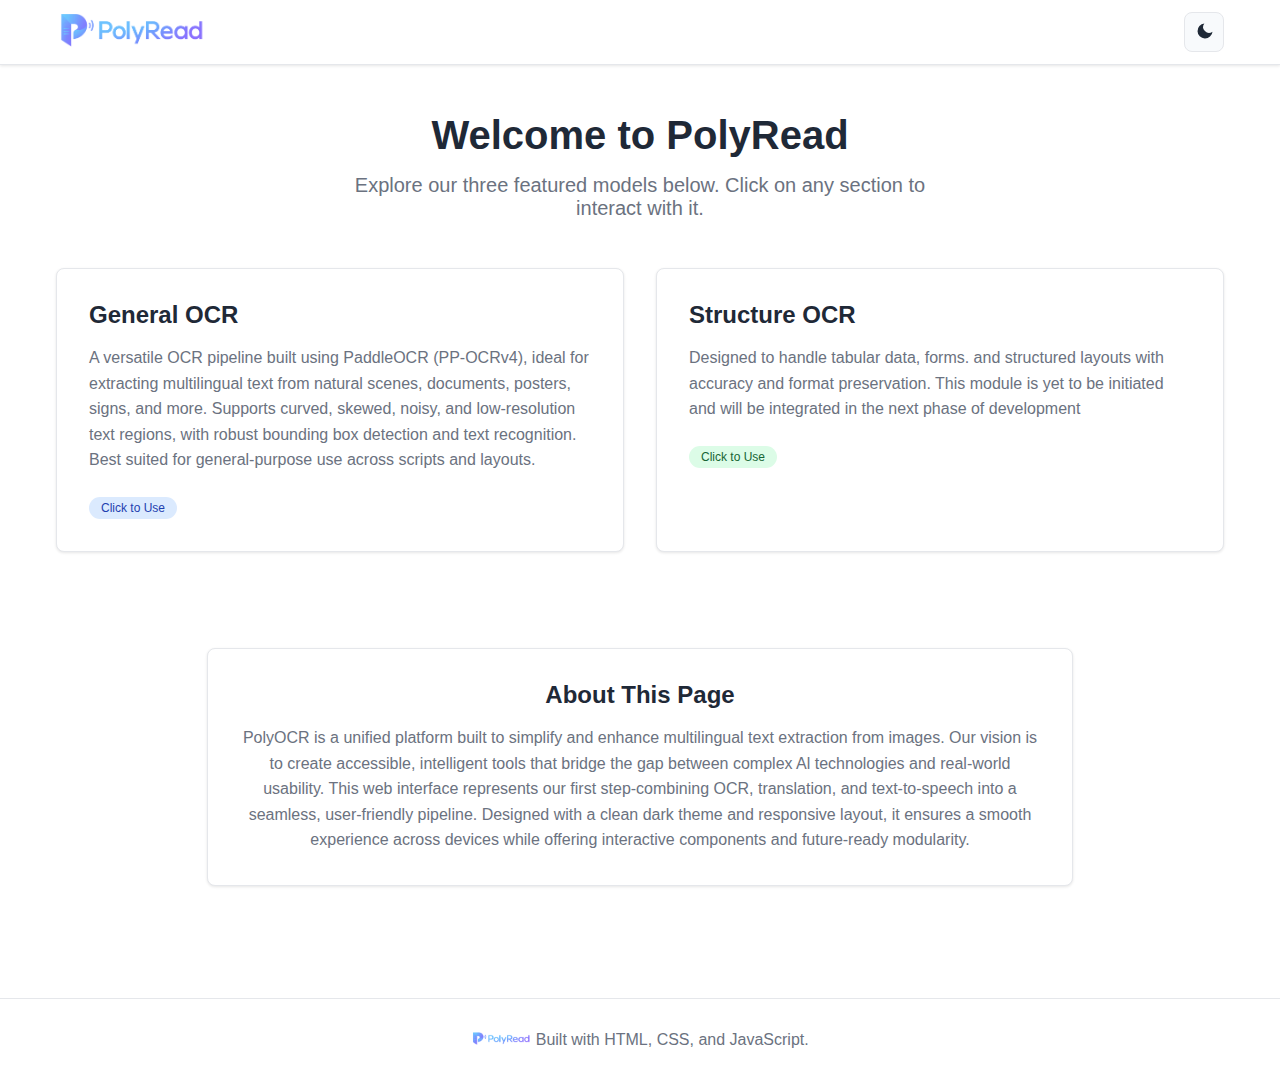
<file: Index.html>
<!DOCTYPE html>
<html lang="en">

<head>
    <meta charset="UTF-8">
    <meta name="viewport" content="width=device-width, initial-scale=1.0">
    <title>PolyRead</title>
    <!-- Favicon standard sizes -->
    <link rel="icon" type="image/png" sizes="32x32" href="/images/favicon-32x32.png">
    <link rel="icon" type="image/png" sizes="16x16" href="/images/favicon-16x16.png">
    <link rel="shortcut icon" href="/images/favicon.ico"><!-- old IE -->

    <!-- Optional: iOS / Android -->
    <link rel="apple-touch-icon" sizes="180x180" href="/images/apple-touch-icon.png">

    <!-- Custom CSS -->
    <link rel="stylesheet" href="app.css">

</head>

<body>
    <nav class="navbar">
        <div class="nav-container">
            <a href="index.html" class="logo"><img src="/images/polyread_brandname.png" alt=""
                    width="150px"></a>

            <div>
                <button class="theme-toggle" onclick="toggleTheme()" aria-label="Toggle theme">
                    <svg class="theme-icon" id="themeIcon" viewBox="0 0 24 24">
                        <path
                            d="M12 3v1m0 16v1m9-9h-1M4 12H3m15.364 6.364l-.707-.707M6.343 6.343l-.707-.707m12.728 0l-.707.707M6.343 17.657l-.707.707M16 12a4 4 0 11-8 0 4 4 0 018 0z" />
                    </svg>
                </button>
            </div>
        </div>
    </nav>
    <!-- Main Content -->
    <main id="root" class="main-content">
        <!-- Hero Section -->
        <div class="hero">
            <h1>Welcome to PolyRead</h1>
            <p>Explore our three featured models below. Click on any section to interact with it.</p>
        </div>

        <!-- Three Clickable Divs -->
        <div id="tileGrid" class="grid">
            <!-- First Clickable Div -->
            <article class="clickable-section" data-target="http://localhost:8001/">
                <h3 class="section-title">General OCR</h3>
                <p class="section-text">
                    A versatile OCR pipeline built using PaddleOCR (PP-OCRv4), ideal for extracting multilingual text
                    from natural scenes, documents, posters, signs, and more. Supports curved, skewed, noisy, and
                    low-resolution text regions, with robust bounding box detection and text recognition. Best suited
                    for general-purpose use across scripts and layouts.
                </p>
                <span class="section-badge badge-blue">Click to Use</span>
            </article>

            <!-- Second Clickable Div -->
            <article class="clickable-section" data-target="http://localhost:8002/">
                <h3 class="section-title">Structure OCR</h3>
                <p class="section-text">
                    Designed to handle tabular data, forms. and structured layouts with accuracy and format
                    preservation. This module is yet to be initiated and will be integrated in the next phase of
                    development
                </p>
                <span class="section-badge badge-green">Click to Use</span>
            </article>
        </div>

        <!-- About Section -->
        <div class="about-section">
            <div class="about-content">
                <h3>About This Page</h3>
                <p>
                    PolyOCR is a unified platform built to simplify and enhance multilingual text extraction from
                    images. Our vision is to create accessible, intelligent tools that bridge the gap between complex Al
                    technologies and real-world usability. This web interface represents our first step-combining OCR,
                    translation, and text-to-speech into a seamless, user-friendly pipeline. Designed with a clean dark
                    theme and responsive layout, it ensures a smooth experience across devices while offering
                    interactive components and future-ready modularity.
                </p>
            </div>
        </div>

    </main>

    <!-- Footer -->
    <footer class="footer">
        <p><img src="/images/polyread_brandname.png" alt="" width="60px"> Built with HTML, CSS, and JavaScript.
        </p>
    </footer>

    <script src="app.js"></script>
</body>

</html>
</file>
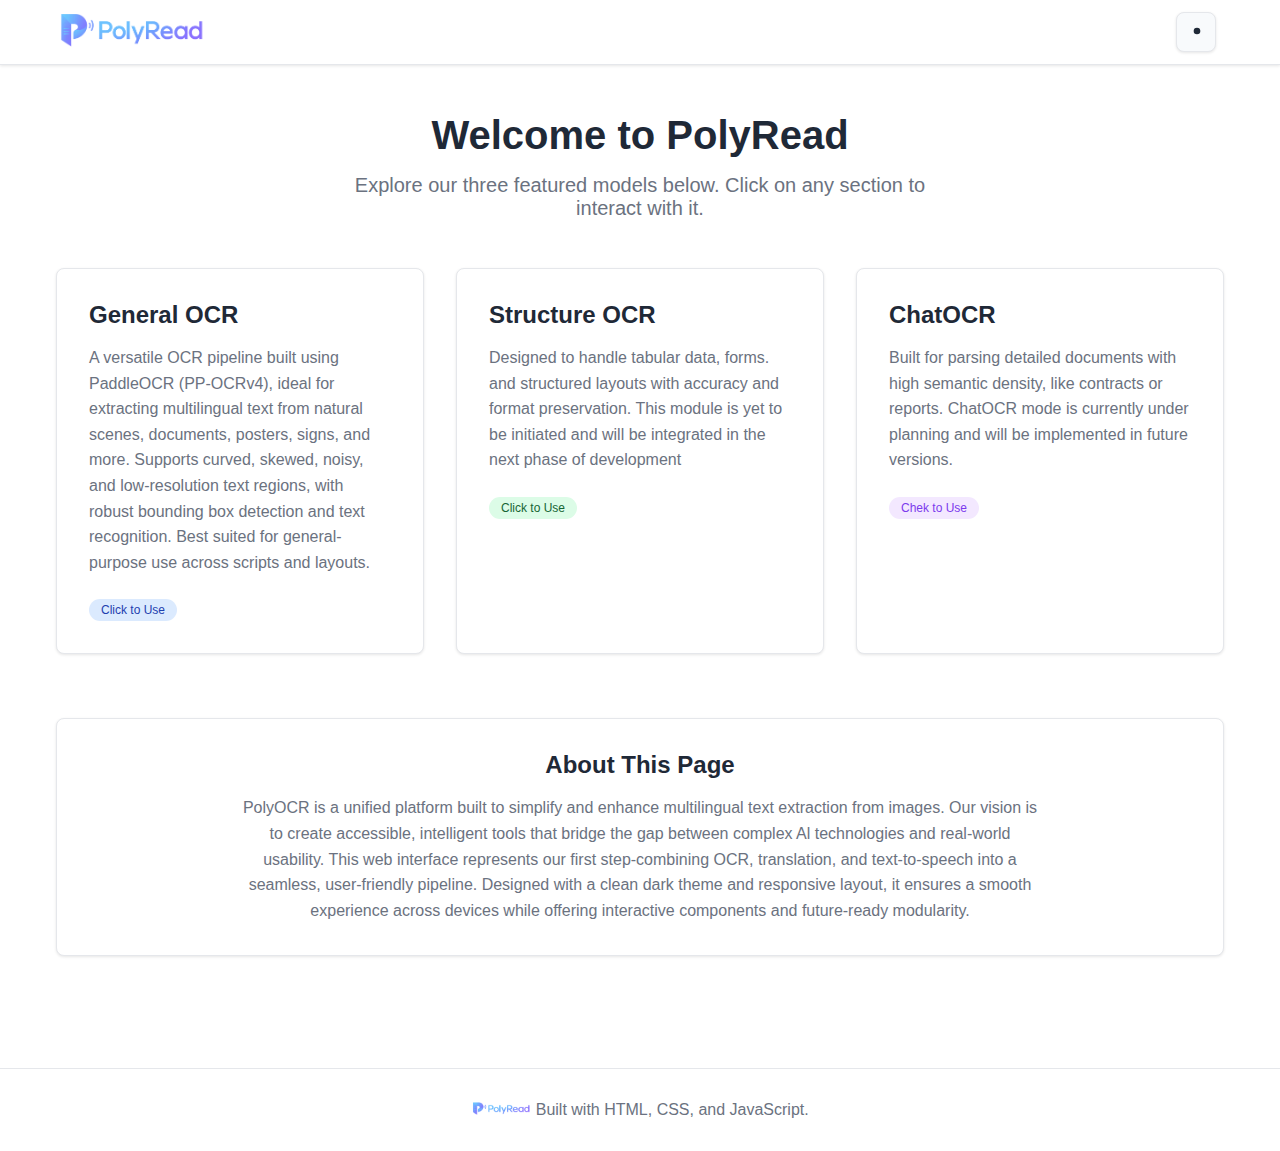
<file: structure/Index.html>
<!DOCTYPE html>
<html lang="en">

<head>
    <meta charset="UTF-8">
    <meta name="viewport" content="width=device-width, initial-scale=1.0">
    <title>PolyRead</title>
    <!-- Favicon standard sizes -->
    <link rel="icon" type="image/png" sizes="32x32" href="/images/favicon-32x32.png">
    <link rel="icon" type="image/png" sizes="16x16" href="/images/favicon-16x16.png">
    <link rel="shortcut icon" href="/images/favicon.ico"><!-- old IE -->

    <!-- Optional: iOS / Android -->
    <link rel="apple-touch-icon" sizes="180x180" href="/images/apple-touch-icon.png">

    <!-- Custom CSS -->
    <link rel="stylesheet" href="app.css">

</head>

<body>
    <nav class="navbar">
        <div class="nav-container">
            <a href="index.html" class="logo"><img src="/images/polyread_brandname.png" alt=""
                    width="150px"></a>

            <div>
                <button class="theme-toggle" onclick="toggleTheme()" aria-label="Toggle theme">
                    <svg class="theme-icon" id="themeIcon" viewBox="0 0 24 24">
                        <path
                            d="M12 3v1m0 16v1m9-9h-1M4 12H3m15.364 6.364l-.707-.707M6.343 6.343l-.707-.707m12.728 0l-.707.707M6.343 17.657l-.707.707M16 12a4 4 0 11-8 0 4 4 0 018 0z" />
                    </svg>
                </button>
            </div>
        </div>
    </nav>
    <!-- Main Content -->
    <main id="root" class="main-content">
        <!-- Hero Section -->
        <div class="hero">
            <h1>Welcome to PolyRead</h1>
            <p>Explore our three featured models below. Click on any section to interact with it.</p>
        </div>

        <!-- Three Clickable Divs -->
        <div id="tileGrid" class="grid">
            <!-- First Clickable Div -->
            <article class="clickable-section" data-view="model1">
                <h3 class="section-title">General OCR</h3>
                <p class="section-text">
                    A versatile OCR pipeline built using PaddleOCR (PP-OCRv4), ideal for extracting multilingual text
                    from natural scenes, documents, posters, signs, and more. Supports curved, skewed, noisy, and
                    low-resolution text regions, with robust bounding box detection and text recognition. Best suited
                    for general-purpose use across scripts and layouts.
                </p>
                <span class="section-badge badge-blue">Click to Use</span>
            </article>

            <!-- Second Clickable Div -->
            <article class="clickable-section" data-view="model2">
                <h3 class="section-title">Structure OCR</h3>
                <p class="section-text">
                    Designed to handle tabular data, forms. and structured layouts with accuracy and format
                    preservation. This module is yet to be initiated and will be integrated in the next phase of
                    development
                </p>
                <span class="section-badge badge-green">Click to Use</span>
            </article>

            <!-- Third Clickable Div -->
            <article class="clickable-section" data-view="model3">
                <h3 class="section-title">ChatOCR</h3>
                <p class="section-text">
                    Built for parsing detailed documents with high semantic density, like contracts or reports. ChatOCR
                    mode is currently under planning and will be implemented in future versions.
                </p>
                <span class="section-badge badge-purple">Chek to Use</span>
            </article>
        </div>

        <div id="langSelectContainer" class="lang-select hidden">
            <label for="langSelect">🌐 Select Language (optional):</label>
            <select id="langSelect">
                <option value="">Auto Detect</option>
                <option value="en">English</option>
                <option value="ch">Chinese</option>
                <option value="japan">Japanese</option>
                <option value="hi">Hindi</option>
            </select>
        </div>



        <!-- 1. Drop zone (hidden by default) -->
        <div id="dropZone" class="drop-zone hidden">
            <p>Drag & Drop an image here</p>
            <input type="file" id="fileInput" accept="image/*" class="hidden" />
            <button id="chooseFileBtn" class="btn-upload">
                <i class="fas fa-upload"></i>
                <span>Select a file</span>
                <!-- PREVIEW + SUBMIT -->
                <img id="imgPreview" class="hidden preview-img" alt="Image preview" />
                <button id="uploadBtn" class="hidden">Submit</button </button>
        </div>

        <!-- 2. Result container (hidden by default) -->
        <div id="resultContainer" class="hidden">
            <!-- raw model output -->
            <section class="output-section">
                <h2>Model Output</h2>
                <div id="rawOutput" class="output-box" contenteditable="false"></div>
                <button data-copy="#rawOutput">Copy</button>
                <button data-download="#rawOutput" data-filename="output.txt">Download</button>
            </section>

            <!-- OCR Output Preview -->
            <section id="previewSection" class="preview-section hidden">
                <div class="preview-container">
                    <div class="image-box">
                        <img id="outlinedImage" alt="Detected Output" />
                    </div>
                    <div class="text-lines-box" id="lineOutputs"></div>
                </div>
            </section>


            <!-- translate controls -->
            <section class="translate-section">
                <button id="translateBtn">Translate</button>

                <div class="translate-result hidden" id="translateResultWrap">
                    <div id="translatedOutput" class="output-box"></div>
                    <button data-copy="#translatedOutput" class="ctrl-btn">Copy</button>
                    <button data-download="#translatedOutput" data-filename="translated.txt"
                        class="ctrl-btn">Download</button>
                </div>
            </section>



            <!-- TTS controls -->
            <section id="ttsSection" class="tts-section hidden">
                <button id="ttsBtn">Generate Speech</button>
                <audio id="ttsAudio" controls class="hidden"></audio>
            </section>

            <button id="backBtn">Back to Models</button>
        </div>


        <!-- About Section -->
        <div class="about-section">
            <div class="about-content">
                <h3>About This Page</h3>
                <p>
                    PolyOCR is a unified platform built to simplify and enhance multilingual text extraction from
                    images. Our vision is to create accessible, intelligent tools that bridge the gap between complex Al
                    technologies and real-world usability. This web interface represents our first step-combining OCR,
                    translation, and text-to-speech into a seamless, user-friendly pipeline. Designed with a clean dark
                    theme and responsive layout, it ensures a smooth experience across devices while offering
                    interactive components and future-ready modularity.
                </p>
            </div>
        </div>

        <!-- 🔄 Loading overlay (add before </body>) -->
        <div id="loadingOverlay" class="hidden">
            <div class="loading-spinner"></div>
            <p>Processing image, please wait…</p>
        </div>

    </main>



    <!-- Footer -->
    <footer class="footer">
        <p><img src="/images/polyread_brandname.png" alt="" width="60px"> Built with HTML, CSS, and JavaScript.
        </p>
    </footer>

    <script src="app.js"></script>
</body>

</html>
</file>
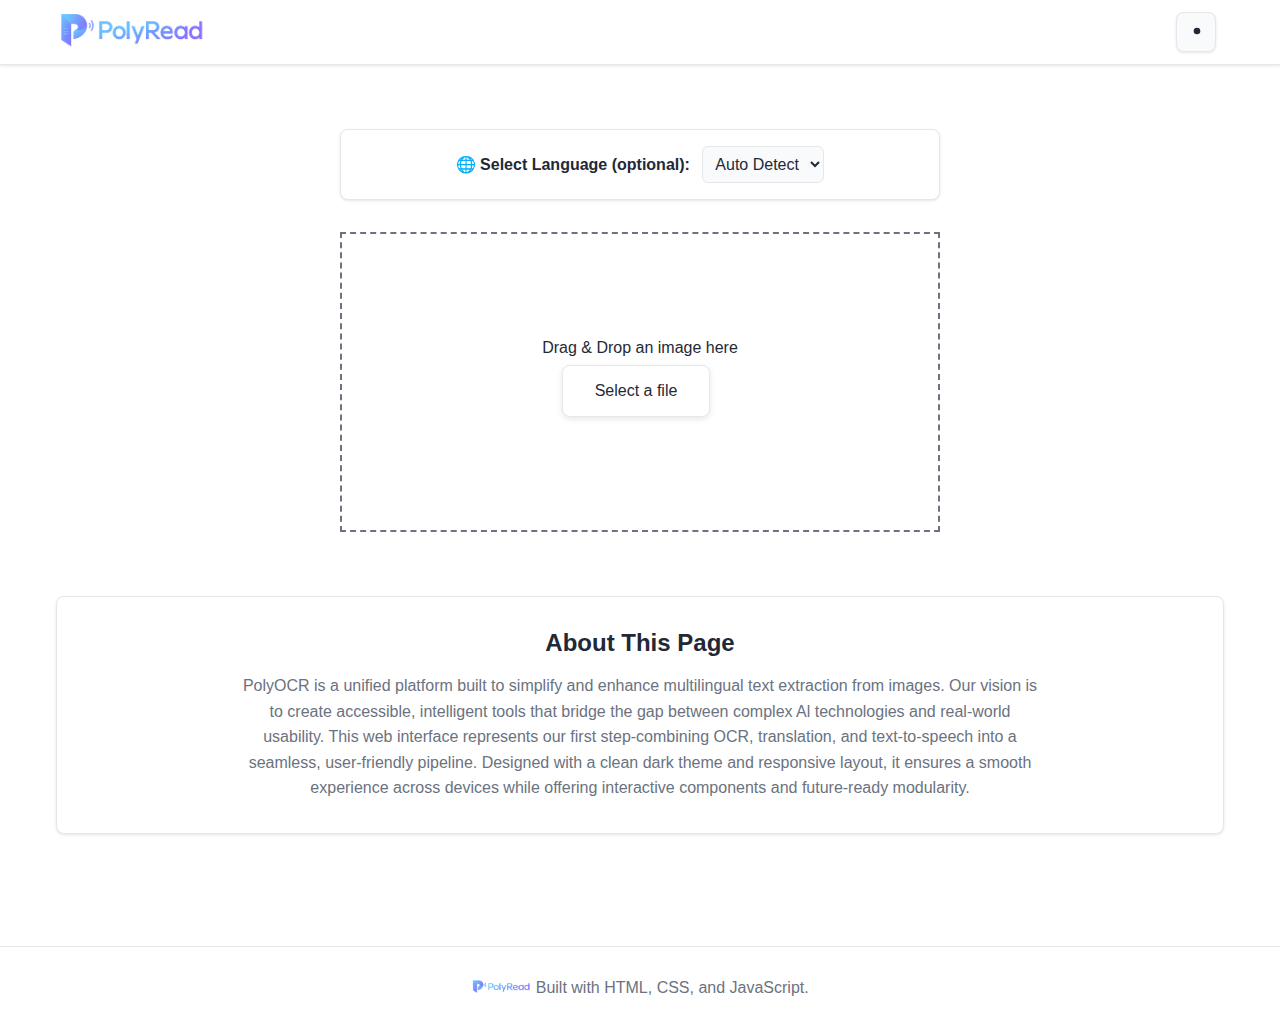
<file: general/static/Index.html>
<!DOCTYPE html>
<html lang="en">

<head>
    <meta charset="UTF-8">
    <meta name="viewport" content="width=device-width, initial-scale=1.0">
    <title>General-OCR</title>
    <!-- Favicon standard sizes -->
    <link rel="icon" type="image/png" sizes="32x32" href="/images/favicon-32x32.png">
    <link rel="icon" type="image/png" sizes="16x16" href="/images/favicon-16x16.png">
    <link rel="shortcut icon" href="/images/favicon.ico"><!-- old IE -->

    <!-- Optional: iOS / Android -->
    <link rel="apple-touch-icon" sizes="180x180" href="/images/apple-touch-icon.png">

    <!-- Custom CSS -->
    <link rel="stylesheet" href="app.css">

</head>

<body>
    <nav class="navbar">
        <div class="nav-container">
            <a href="http://localhost:8000/" class="logo"><img src="/images/polyread_brandname.png" alt=""
                    width="150px"></a>

            <div>
                <button class="theme-toggle" onclick="toggleTheme()" aria-label="Toggle theme">
                    <svg class="theme-icon" id="themeIcon" viewBox="0 0 24 24">
                        <path
                            d="M12 3v1m0 16v1m9-9h-1M4 12H3m15.364 6.364l-.707-.707M6.343 6.343l-.707-.707m12.728 0l-.707.707M6.343 17.657l-.707.707M16 12a4 4 0 11-8 0 4 4 0 018 0z" />
                    </svg>
                </button>
            </div>
        </div>
    </nav>
    <!-- Main Content -->
    <main id="root" class="main-content">

        <section id="grid" class="hidden"></section> <!-- placeholder so app.js doesn’t crash -->
        <div id="hero" class="hidden"></div>


        <div id="langSelectContainer" class="lang-select">
            <label for="langSelect">🌐 Select Language (optional):</label>
            <select id="langSelect">
                <option value="">Auto Detect</option>
                <option value="en">English</option>
                <option value="ch">Chinese</option>
                <option value="japan">Japanese</option>
                <option value="hi">Hindi</option>
            </select>
        </div>



        <!-- 1. Drop zone (hidden by default) -->
        <div id="dropZone" class="drop-zone hidden">
            <p>Drag & Drop an image here</p>
            <input type="file" id="fileInput" accept="image/*" class="hidden" />
            <button id="chooseFileBtn" class="btn-upload">Select a file</button> <img id="imgPreview"
                class="hidden preview-img" alt="Image preview"> <button id="uploadBtn" class="hidden">Submit</button>
        </div>

        <!-- 2. Result container (hidden by default) -->
        <div id="resultContainer" class="hidden">
            <!-- raw model output -->
            <section class="output-section">
                <h2>Model Output</h2>
                <div id="rawOutput" class="output-box" contenteditable="false"></div>
                <button data-copy="#rawOutput">Copy</button>
                <button data-download="#rawOutput" data-filename="output.txt">Download</button>
            </section>

            <!-- OCR Output Preview -->
            <section id="previewSection" class="preview-section hidden">
                <div class="preview-container">
                    <div class="image-box">
                        <img id="outlinedImage" alt="Detected Output" />
                    </div>
                    <div class="text-lines-box" id="lineOutputs"></div>
                </div>
            </section>


            <!-- translate controls -->
            <section class="translate-section">
                <button id="translateBtn">Translate</button>

                <div class="translate-result hidden" id="translateResultWrap">
                    <div id="translatedOutput" class="output-box"></div>
                    <button data-copy="#translatedOutput" class="ctrl-btn">Copy</button>
                    <button data-download="#translatedOutput" data-filename="translated.txt"
                        class="ctrl-btn">Download</button>
                </div>
            </section>



            <!-- TTS controls -->
            <section id="ttsSection" class="tts-section hidden">
                <button id="ttsBtn">Generate Speech</button>
                <audio id="ttsAudio" controls class="hidden"></audio>
            </section>

            <button id="backBtn">Back to Models</button>
        </div>


        <!-- About Section -->
        <div class="about-section">
            <div class="about-content">
                <h3>About This Page</h3>
                <p>
                    PolyOCR is a unified platform built to simplify and enhance multilingual text extraction from
                    images. Our vision is to create accessible, intelligent tools that bridge the gap between complex Al
                    technologies and real-world usability. This web interface represents our first step-combining OCR,
                    translation, and text-to-speech into a seamless, user-friendly pipeline. Designed with a clean dark
                    theme and responsive layout, it ensures a smooth experience across devices while offering
                    interactive components and future-ready modularity.
                </p>
            </div>
        </div>



    </main>

    <!-- Footer -->
    <footer class="footer">
        <p><img src="/images/polyread_brandname.png" alt="" width="60px"> Built with HTML, CSS, and JavaScript.
        </p>
    </footer>
    
    <!-- 🔄 Loading overlay (add before </body>) -->
    <div id="loadingOverlay" class="hidden">
        <div class="loading-spinner"></div>
        <p>Processing image, please wait…</p>
    </div>

    <script src="app.js"></script>
</body>

</html>
</file>
<file: app.css>
* {
    margin: 0;
    padding: 0;
    box-sizing: border-box;
}

:root {
    /* Light theme variables (default) */
    --bg-primary: #ffffff;
    --bg-secondary: #f8fafc;
    --bg-tertiary: #f1f5f9;
    --text-primary: #1f2937;
    --text-secondary: #6b7280;
    --border-color: #e5e7eb;
    --border-hover: #d1d5db;
    --nav-bg: #ffffff;
    --nav-border: #e5e7eb;
    --card-bg: #ffffff;
    --card-hover: #f8fafc;
    --shadow: rgba(0, 0, 0, 0.1);
    --badge-blue-bg: #dbeafe;
    --badge-blue-text: #1e40af;
    --badge-green-bg: #dcfce7;
    --badge-green-text: #166534;
    --badge-purple-bg: #f3e8ff;
    --badge-purple-text: #7c3aed;
}

[data-theme="dark"] {
    /* Dark theme variables */
    --bg-primary: #111827;
    --bg-secondary: #1f2937;
    --bg-tertiary: #374151;
    --text-primary: #ffffff;
    --text-secondary: #d1d5db;
    --border-color: #374151;
    --border-hover: #4b5563;
    --nav-bg: #1f2937;
    --nav-border: #374151;
    --card-bg: #1f2937;
    --card-hover: #252d3d;
    --shadow: rgba(0, 0, 0, 0.3);
    --badge-blue-bg: #1e3a8a;
    --badge-blue-text: #bfdbfe;
    --badge-green-bg: #14532d;
    --badge-green-text: #bbf7d0;
    --badge-purple-bg: #581c87;
    --badge-purple-text: #e9d5ff;
}

body {
    font-family: -apple-system, BlinkMacSystemFont, 'Segoe UI', Roboto, sans-serif;
    background-color: var(--bg-primary);
    color: var(--text-primary);
    min-height: 100vh;
    transition: background-color 0.3s ease, color 0.3s ease;
}

/* Navigation Styles */
.navbar {
    background-color: var(--nav-bg);
    border-bottom: 1px solid var(--nav-border);
    padding: 0;
    box-shadow: 0 1px 3px var(--shadow);
}

.nav-container {
    max-width: 1200px;
    margin: 0 auto;
    padding: 0 1rem;
    display: flex;
    justify-content: space-between;
    align-items: center;
    height: 64px;
}

/* Theme Toggle Button */
.theme-toggle {
    background: var(--bg-secondary);
    border: 1px solid var(--border-color);
    border-radius: 0.5rem;
    padding: 0.5rem;
    cursor: pointer;
    transition: all 0.3s ease;
    display: flex;
    align-items: right;
    justify-content: right;
    width: 40px;
    height: 40px;
    margin-left: 1rem;
}

.theme-toggle:hover {
    background-color: var(--bg-tertiary);
    border-color: var(--border-hover);
}

.theme-icon {
    width: 20px;
    height: 20px;
    fill: var(--text-primary);
}

/* Main Content */
.main-content {
    max-width: 1200px;
    margin: 0 auto;
    padding: 3rem 1rem;
}

.hero {
    text-align: center;
    margin-bottom: 3rem;
}

.hero h1 {
    font-size: 2.5rem;
    font-weight: bold;
    margin-bottom: 1rem;
    color: var(--text-primary);
}

.hero p {
    font-size: 1.25rem;
    color: var(--text-secondary);
    max-width: 600px;
    margin: 0 auto;
}

/* Grid Layout */
.grid {
    display: grid;
    gap: 2rem;
    grid-template-columns: repeat(auto-fit, minmax(340px, 1fr));
    justify-content: center;
}

/* Clickable Divs */
.clickable-section {
    background-color: var(--card-bg);
    border: 1px solid var(--border-color);
    border-radius: 0.5rem;
    padding: 2rem;
    cursor: pointer;
    transition: all 0.3s ease;
    transform: scale(1);
    box-shadow: 0 1px 3px var(--shadow);
}

.clickable-section:hover {
    border-color: var(--border-hover);
    background-color: var(--card-hover);
    transform: scale(1.02);
    box-shadow: 0 10px 25px var(--shadow);
}

.section-title {
    font-size: 1.5rem;
    font-weight: 600;
    margin-bottom: 1rem;
    color: var(--text-primary);
}

.section-text {
    color: var(--text-secondary);
    line-height: 1.6;
    margin-bottom: 1.5rem;
}

.section-badge {
    display: inline-block;
    padding: 0.25rem 0.75rem;
    border-radius: 9999px;
    font-size: 0.75rem;
    font-weight: 500;
}

.badge-blue {
    background-color: var(--badge-blue-bg);
    color: var(--badge-blue-text);
}

.badge-green {
    background-color: var(--badge-green-bg);
    color: var(--badge-green-text);
}



/* About Section */
.about-section {
    margin-top: 6rem;
    display: flex;
    justify-content: center;
}

.about-content {
    background-color: var(--card-bg);
    border: 1px solid var(--border-color);
    border-radius: 0.5rem;
    padding: 2rem;
    box-shadow: 0 1px 3px var(--shadow);
    text-align: center;
} /* This was the missing brace */

.about-content h3 {
    font-size: 1.5rem;
    font-weight: 600;
    margin-bottom: 1rem;
    color: var(--text-primary);
}

.about-content p {
    color: var(--text-secondary);
    line-height: 1.6;
    max-width: 800px;
    margin: 0 auto;
}

/* Footer */
.footer {
    background-color: var(--nav-bg);
    border-top: 1px solid var(--nav-border);
    margin-top: 4rem;
    padding: 2rem 1rem;
    text-align: center;
}

.footer p {
    color: var(--text-secondary);
}

/* Responsive Design */
@media (min-width: 768px) {
    .hamburger {
        display: none;
    }

    .nav-menu {
        display: flex;
    }
}

@media (max-width: 767px) {
    .nav-menu {
        display: none;
    }

    .hero h1 {
        font-size: 2rem;
    }

    .hero p {
        font-size: 1rem;
    }

    .theme-toggle {
        margin-left: 0.5rem;
    }
}
/* --- Universal button hover: invert colours --- */
button:hover {
  background-color: var(--text-primary);
  color: var(--bg-primary);
  border-color: var(--text-primary);
  filter: invert(0.03); /* slight tweak for mixed themes */
}
</file>
<file: structure/app.css>
* {
    margin: 0;
    padding: 0;
    box-sizing: border-box;
}

:root {
    /* Light theme variables (default) */
    --bg-primary: #ffffff;
    --bg-secondary: #f8fafc;
    --bg-tertiary: #f1f5f9;
    --text-primary: #1f2937;
    --text-secondary: #6b7280;
    --border-color: #e5e7eb;
    --border-hover: #d1d5db;
    --nav-bg: #ffffff;
    --nav-border: #e5e7eb;
    --card-bg: #ffffff;
    --card-hover: #f8fafc;
    --shadow: rgba(0, 0, 0, 0.1);
    --badge-blue-bg: #dbeafe;
    --badge-blue-text: #1e40af;
    --badge-green-bg: #dcfce7;
    --badge-green-text: #166534;
    --badge-purple-bg: #f3e8ff;
    --badge-purple-text: #7c3aed;
}

[data-theme="dark"] {
    /* Dark theme variables */
    --bg-primary: #111827;
    --bg-secondary: #1f2937;
    --bg-tertiary: #374151;
    --text-primary: #ffffff;
    --text-secondary: #d1d5db;
    --border-color: #374151;
    --border-hover: #4b5563;
    --nav-bg: #1f2937;
    --nav-border: #374151;
    --card-bg: #1f2937;
    --card-hover: #252d3d;
    --shadow: rgba(0, 0, 0, 0.3);
    --badge-blue-bg: #1e3a8a;
    --badge-blue-text: #bfdbfe;
    --badge-green-bg: #14532d;
    --badge-green-text: #bbf7d0;
    --badge-purple-bg: #581c87;
    --badge-purple-text: #e9d5ff;
}

body {
    font-family: -apple-system, BlinkMacSystemFont, 'Segoe UI', Roboto, sans-serif;
    background-color: var(--bg-primary);
    color: var(--text-primary);
    min-height: 100vh;
    transition: background-color 0.3s ease, color 0.3s ease;
}

/* Navigation Styles */
.navbar {
    background-color: var(--nav-bg);
    border-bottom: 1px solid var(--nav-border);
    padding: 0;
    box-shadow: 0 1px 3px var(--shadow);
}

.nav-container {
    max-width: 1200px;
    margin: 0 auto;
    padding: 0 1rem;
    display: flex;
    justify-content: space-between;
    align-items: center;
    height: 64px;
}

/* Theme Toggle Button */
.theme-toggle {
    background: var(--bg-secondary);
    border: 1px solid var(--border-color);
    border-radius: 0.5rem;
    padding: 0.5rem;
    cursor: pointer;
    transition: all 0.3s ease;
    display: flex;
    align-items: right;
    justify-content: right;
    width: 40px;
    height: 40px;
    margin-left: 1rem;
}

.theme-toggle:hover {
    background-color: var(--bg-tertiary);
    border-color: var(--border-hover);
}

.theme-icon {
    width: 20px;
    height: 20px;
    fill: var(--text-primary);
}

/* Main Content */
.main-content {
    max-width: 1200px;
    margin: 0 auto;
    padding: 3rem 1rem;
}

.hero {
    text-align: center;
    margin-bottom: 3rem;
}

.hero h1 {
    font-size: 2.5rem;
    font-weight: bold;
    margin-bottom: 1rem;
    color: var(--text-primary);
}

.hero p {
    font-size: 1.25rem;
    color: var(--text-secondary);
    max-width: 600px;
    margin: 0 auto;
}

/* Grid Layout */
.grid {
    display: grid;
    gap: 2rem;
    grid-template-columns: 1fr;
}

/* Clickable Divs */
.clickable-section {
    background-color: var(--card-bg);
    border: 1px solid var(--border-color);
    border-radius: 0.5rem;
    padding: 2rem;
    cursor: pointer;
    transition: all 0.3s ease;
    transform: scale(1);
    box-shadow: 0 1px 3px var(--shadow);
}

.clickable-section:hover {
    border-color: var(--border-hover);
    background-color: var(--card-hover);
    transform: scale(1.02);
    box-shadow: 0 10px 25px var(--shadow);
}

.section-title {
    font-size: 1.5rem;
    font-weight: 600;
    margin-bottom: 1rem;
    color: var(--text-primary);
}

.section-text {
    color: var(--text-secondary);
    line-height: 1.6;
    margin-bottom: 1.5rem;
}

.section-badge {
    display: inline-block;
    padding: 0.25rem 0.75rem;
    border-radius: 9999px;
    font-size: 0.75rem;
    font-weight: 500;
}

.badge-blue {
    background-color: var(--badge-blue-bg);
    color: var(--badge-blue-text);
}

.badge-green {
    background-color: var(--badge-green-bg);
    color: var(--badge-green-text);
}

.badge-purple {
    background-color: var(--badge-purple-bg);
    color: var(--badge-purple-text);
}

/* About Section */
.about-section {
    margin-top: 4rem;
    text-align: center;
}

.about-content {
    background-color: var(--card-bg);
    border: 1px solid var(--border-color);
    border-radius: 0.5rem;
    padding: 2rem;
    box-shadow: 0 1px 3px var(--shadow);
}

.about-content h3 {
    font-size: 1.5rem;
    font-weight: 600;
    margin-bottom: 1rem;
    color: var(--text-primary);
}

.about-content p {
    color: var(--text-secondary);
    line-height: 1.6;
    max-width: 800px;
    margin: 0 auto;
}

/* Footer */
.footer {
    background-color: var(--nav-bg);
    border-top: 1px solid var(--nav-border);
    margin-top: 4rem;
    padding: 2rem 1rem;
    text-align: center;
}

.footer p {
    color: var(--text-secondary);
}

/* Responsive Design */
@media (min-width: 768px) {
    .hamburger {
        display: none;
    }

    .nav-menu {
        display: flex;
    }
}

@media (min-width: 1024px) {
    .grid {
        grid-template-columns: repeat(3, 1fr);
    }
}

@media (max-width: 767px) {
    .nav-menu {
        display: none;
    }

    .hero h1 {
        font-size: 2rem;
    }

    .hero p {
        font-size: 1rem;
    }

    .theme-toggle {
        margin-left: 0.5rem;
    }
}

.hidden {
    display: none !important;
}

.drop-zone {
    display: flex;
    flex-direction: column;
    /* stack the <p>, input & button vertically */
    align-items: center;
    /* horizontal centering */
    justify-content: center;
    /* vertical centering */
    min-height: 300px;
    /* your desired height */
    border: 2px dashed var(--text-secondary);
    padding: 2rem;
    margin: 2rem auto;
    max-width: 600px;
    cursor: pointer;
    text-align: center;
    /* extra safety for inline text centering */
}

.drop-zone.dragover {
    background: var(--bg-tertiary);
}

.output-box {
    max-height: 200px;
    overflow-y: auto;
    background: var(--bg-secondary);
    padding: 1rem;
    border: 1px solid var(--border-color);
    margin-bottom: .5rem;
}

.output-section,
.translate-section,
.tts-section {
    margin: 1.5rem 0;
}

.preview-img {
    display: block;
    max-width: 100%;
    max-height: 200px;
    margin: 1rem auto;
    border: 1px solid var(--border-color);
    border-radius: 0.25rem;
}

.lang-select {
    max-width: 600px;
    margin: 1rem auto;
    padding: 1rem;
    background-color: var(--card-bg);
    border: 1px solid var(--border-color);
    border-radius: 0.5rem;
    box-shadow: 0 1px 3px var(--shadow);
    text-align: center;
}

.lang-select label {
    font-weight: 600;
    color: var(--text-primary);
    margin-right: 0.5rem;
}

.lang-select select {
    padding: 0.5rem;
    border-radius: 0.375rem;
    border: 1px solid var(--border-color);
    background-color: var(--bg-secondary);
    color: var(--text-primary);
    font-size: 1rem;
}

/* Button like clickable div */
#chooseFileBtn,
#uploadBtn {
    background-color: var(--card-bg);
    border: 1px solid var(--border-color);
    padding: 1rem 2rem;
    border-radius: 0.5rem;
    cursor: pointer;
    font-size: 1rem;
    font-weight: 500;
    box-shadow: 0 2px 6px var(--shadow);
    transition: all 0.3s ease;
}

#chooseFileBtn:hover,
#uploadBtn:hover {
    background-color: var(--card-hover);
    border-color: var(--border-hover);
    transform: scale(1.03);
}

.preview-section {
  margin-top: 2rem;
  display: flex;
  justify-content: center;
}

.preview-container {
  display: flex;
  gap: 2rem;
  flex-wrap: wrap;
  max-width: 100%;
  justify-content: center;
}

.image-box img {
  max-width: 400px;
  border: 1px solid var(--border-color);
  border-radius: 0.5rem;
  box-shadow: 0 2px 6px var(--shadow);
}

.text-lines-box {
  max-width: 400px;
  display: flex;
  flex-direction: column;
  gap: 0.75rem;
}

.line-box {
  padding: 0.75rem 1rem;
  background-color: var(--bg-secondary);
  border-left: 4px solid var(--badge-blue-bg);
  border-radius: 0.375rem;
  font-size: 0.95rem;
  color: var(--text-primary);
  box-shadow: 0 1px 3px var(--shadow);
  word-wrap: break-word;
}


.image-box {
  max-width: 400px;
  flex: 1 1 300px;
}
.image-box img {
  width: 100%;
  height: auto;
}

button {
    background-color: var(--card-bg);
    color: var(--text-primary); /* ✅ ADD THIS LINE */
    border: 1px solid var(--border-color);
    padding: 0.75rem 1.25rem;
    border-radius: 0.5rem;
    font-size: 1rem;
    font-weight: 500;
    cursor: pointer;
    transition: all 0.3s ease;
    box-shadow: 0 1px 3px var(--shadow);
    margin: 0.5rem 0.5rem 0.5rem 0;
}


button:hover {
    background-color: var(--card-hover);
    color: var(--text-primary); /* ✅ Add this as well to keep text visible */
    border-color: var(--border-hover);
    transform: scale(1.02);
}

.text-lines-box {
  display: grid;
  gap: 0.75rem;
}

/* 1 column for mobile */
@media (max-width: 767px) {
  .text-lines-box {
    grid-template-columns: 1fr;
  }
}

/* 2 columns for tablets */
@media (min-width: 768px) and (max-width: 1023px) {
  .text-lines-box {
    grid-template-columns: 1fr 1fr;
  }
}

/* 3 columns for desktop */
@media (min-width: 1024px) {
  .text-lines-box {
    grid-template-columns: 1fr 1fr 1fr;
  }
}

/* === Loading overlay ======================================= */
#loadingOverlay {
  position: fixed;
  inset: 0;                               /* top/right/bottom/left:0 */
  display: flex;
  flex-direction: column;
  align-items: center;
  justify-content: center;
  background: rgba(17, 24, 39, 0.85);     /* dark translucent */
  color: #fff;
  font-size: 1.25rem;
  z-index: 9999;
}

.loading-spinner {
  width: 48px;
  height: 48px;
  border: 6px solid #ccc;
  border-top: 6px solid #3498db;          /* accent */
  border-radius: 50%;
  animation: spin 1s linear infinite;
  margin-bottom: 1rem;
}

@keyframes spin {
  to { transform: rotate(360deg); }
}

/* --- Translation result alignment --- */
.translate-result {
  display: flex;
  flex-direction: column;
  gap: 0.5rem;
}

/* Tablet & up: put buttons beside the text box */
@media (min-width: 768px) {
  .translate-result {
    flex-direction: row;
    align-items: flex-start;
  }
  .translate-result .ctrl-btn {
    align-self: stretch;          /* equal height */
  }
}

/* --- Universal button hover: invert colours --- */
button:hover {
  background-color: var(--text-primary);
  color: var(--bg-primary);
  border-color: var(--text-primary);
  filter: invert(0.03); /* slight tweak for mixed themes */
}
</file>
<file: general/static/app.css>
* {
    margin: 0;
    padding: 0;
    box-sizing: border-box;
}

:root {
    /* Light theme variables (default) */
    --bg-primary: #ffffff;
    --bg-secondary: #f8fafc;
    --bg-tertiary: #f1f5f9;
    --text-primary: #1f2937;
    --text-secondary: #6b7280;
    --border-color: #e5e7eb;
    --border-hover: #d1d5db;
    --nav-bg: #ffffff;
    --nav-border: #e5e7eb;
    --card-bg: #ffffff;
    --card-hover: #f8fafc;
    --shadow: rgba(0, 0, 0, 0.1);
    --badge-blue-bg: #dbeafe;
    --badge-blue-text: #1e40af;
    --badge-green-bg: #dcfce7;
    --badge-green-text: #166534;
    --badge-purple-bg: #f3e8ff;
    --badge-purple-text: #7c3aed;
}

[data-theme="dark"] {
    /* Dark theme variables */
    --bg-primary: #111827;
    --bg-secondary: #1f2937;
    --bg-tertiary: #374151;
    --text-primary: #ffffff;
    --text-secondary: #d1d5db;
    --border-color: #374151;
    --border-hover: #4b5563;
    --nav-bg: #1f2937;
    --nav-border: #374151;
    --card-bg: #1f2937;
    --card-hover: #252d3d;
    --shadow: rgba(0, 0, 0, 0.3);
    --badge-blue-bg: #1e3a8a;
    --badge-blue-text: #bfdbfe;
    --badge-green-bg: #14532d;
    --badge-green-text: #bbf7d0;
    --badge-purple-bg: #581c87;
    --badge-purple-text: #e9d5ff;
}

body {
    font-family: -apple-system, BlinkMacSystemFont, 'Segoe UI', Roboto, sans-serif;
    background-color: var(--bg-primary);
    color: var(--text-primary);
    min-height: 100vh;
    transition: background-color 0.3s ease, color 0.3s ease;
}

/* Navigation Styles */
.navbar {
    background-color: var(--nav-bg);
    border-bottom: 1px solid var(--nav-border);
    padding: 0;
    box-shadow: 0 1px 3px var(--shadow);
}

.nav-container {
    max-width: 1200px;
    margin: 0 auto;
    padding: 0 1rem;
    display: flex;
    justify-content: space-between;
    align-items: center;
    height: 64px;
}

/* Theme Toggle Button */
.theme-toggle {
    background: var(--bg-secondary);
    border: 1px solid var(--border-color);
    border-radius: 0.5rem;
    padding: 0.5rem;
    cursor: pointer;
    transition: all 0.3s ease;
    display: flex;
    align-items: right;
    justify-content: right;
    width: 40px;
    height: 40px;
    margin-left: 1rem;
}

.theme-toggle:hover {
    background-color: var(--bg-tertiary);
    border-color: var(--border-hover);
}

.theme-icon {
    width: 20px;
    height: 20px;
    fill: var(--text-primary);
}

/* Main Content */
.main-content {
    max-width: 1200px;
    margin: 0 auto;
    padding: 3rem 1rem;
}

.hero {
    text-align: center;
    margin-bottom: 3rem;
}

.hero h1 {
    font-size: 2.5rem;
    font-weight: bold;
    margin-bottom: 1rem;
    color: var(--text-primary);
}

.hero p {
    font-size: 1.25rem;
    color: var(--text-secondary);
    max-width: 600px;
    margin: 0 auto;
}

/* Grid Layout */
.grid {
    display: grid;
    gap: 2rem;
    grid-template-columns: 1fr;
}

/* Clickable Divs */
.clickable-section {
    background-color: var(--card-bg);
    border: 1px solid var(--border-color);
    border-radius: 0.5rem;
    padding: 2rem;
    cursor: pointer;
    transition: all 0.3s ease;
    transform: scale(1);
    box-shadow: 0 1px 3px var(--shadow);
}

.clickable-section:hover {
    border-color: var(--border-hover);
    background-color: var(--card-hover);
    transform: scale(1.02);
    box-shadow: 0 10px 25px var(--shadow);
}

.section-title {
    font-size: 1.5rem;
    font-weight: 600;
    margin-bottom: 1rem;
    color: var(--text-primary);
}

.section-text {
    color: var(--text-secondary);
    line-height: 1.6;
    margin-bottom: 1.5rem;
}

.section-badge {
    display: inline-block;
    padding: 0.25rem 0.75rem;
    border-radius: 9999px;
    font-size: 0.75rem;
    font-weight: 500;
}

.badge-blue {
    background-color: var(--badge-blue-bg);
    color: var(--badge-blue-text);
}

.badge-green {
    background-color: var(--badge-green-bg);
    color: var(--badge-green-text);
}

.badge-purple {
    background-color: var(--badge-purple-bg);
    color: var(--badge-purple-text);
}

/* About Section */
.about-section {
    margin-top: 4rem;
    text-align: center;
}

.about-content {
    background-color: var(--card-bg);
    border: 1px solid var(--border-color);
    border-radius: 0.5rem;
    padding: 2rem;
    box-shadow: 0 1px 3px var(--shadow);
}

.about-content h3 {
    font-size: 1.5rem;
    font-weight: 600;
    margin-bottom: 1rem;
    color: var(--text-primary);
}

.about-content p {
    color: var(--text-secondary);
    line-height: 1.6;
    max-width: 800px;
    margin: 0 auto;
}

/* Footer */
.footer {
    background-color: var(--nav-bg);
    border-top: 1px solid var(--nav-border);
    margin-top: 4rem;
    padding: 2rem 1rem;
    text-align: center;
}

.footer p {
    color: var(--text-secondary);
}

/* Responsive Design */
@media (min-width: 768px) {
    .hamburger {
        display: none;
    }

    .nav-menu {
        display: flex;
    }
}

@media (min-width: 1024px) {
    .grid {
        grid-template-columns: repeat(3, 1fr);
    }
}

@media (max-width: 767px) {
    .nav-menu {
        display: none;
    }

    .hero h1 {
        font-size: 2rem;
    }

    .hero p {
        font-size: 1rem;
    }

    .theme-toggle {
        margin-left: 0.5rem;
    }
}

.hidden {
    display: none !important;
}

.drop-zone {
    display: flex;
    flex-direction: column;
    /* stack the <p>, input & button vertically */
    align-items: center;
    /* horizontal centering */
    justify-content: center;
    /* vertical centering */
    min-height: 300px;
    /* your desired height */
    border: 2px dashed var(--text-secondary);
    padding: 2rem;
    margin: 2rem auto;
    max-width: 600px;
    cursor: pointer;
    text-align: center;
    /* extra safety for inline text centering */
}

.drop-zone.dragover {
    background: var(--bg-tertiary);
}

.output-box {
    max-height: 200px;
    overflow-y: auto;
    background: var(--bg-secondary);
    padding: 1rem;
    border: 1px solid var(--border-color);
    margin-bottom: .5rem;
}

.output-section,
.translate-section,
.tts-section {
    margin: 1.5rem 0;
}

.preview-img {
    display: block;
    max-width: 100%;
    max-height: 200px;
    margin: 1rem auto;
    border: 1px solid var(--border-color);
    border-radius: 0.25rem;
}

.lang-select {
    max-width: 600px;
    margin: 1rem auto;
    padding: 1rem;
    background-color: var(--card-bg);
    border: 1px solid var(--border-color);
    border-radius: 0.5rem;
    box-shadow: 0 1px 3px var(--shadow);
    text-align: center;
}

.lang-select label {
    font-weight: 600;
    color: var(--text-primary);
    margin-right: 0.5rem;
}

.lang-select select {
    padding: 0.5rem;
    border-radius: 0.375rem;
    border: 1px solid var(--border-color);
    background-color: var(--bg-secondary);
    color: var(--text-primary);
    font-size: 1rem;
}

/* Button like clickable div */
#chooseFileBtn,
#uploadBtn {
    background-color: var(--card-bg);
    border: 1px solid var(--border-color);
    padding: 1rem 2rem;
    border-radius: 0.5rem;
    cursor: pointer;
    font-size: 1rem;
    font-weight: 500;
    box-shadow: 0 2px 6px var(--shadow);
    transition: all 0.3s ease;
}

#chooseFileBtn:hover,
#uploadBtn:hover {
    background-color: var(--card-hover);
    border-color: var(--border-hover);
    transform: scale(1.03);
}

.preview-section {
  margin-top: 2rem;
  display: flex;
}

.preview-container {
  display: flex;
  gap: 2rem;
  flex-wrap: wrap;
  max-width: 100%;
  justify-content: center;
}

.image-box {
  /* Let the image box take up about 48% of the container's width */
  flex: 1 1 48%;
  /* The max-width rule is removed */
}

.text-lines-box {
  /* Let the text grid take up the remaining space */
  flex: 1 1 48%;
  display: grid;
  gap: 0.75rem;
  /* The max-width rule is removed */
}

.line-box {
  padding: 0.75rem 1rem;
  background-color: var(--bg-secondary);
  border-left: 4px solid var(--badge-blue-bg);
  border-radius: 0.375rem;
  font-size: 0.95rem;
  color: var(--text-primary);
  box-shadow: 0 1px 3px var(--shadow);
  word-wrap: break-word;
}


.image-box {
  max-width: 400px;
  flex: 1 1 300px;
}
.image-box img {
  width: 100%;
  height: auto;
}

button {
    background-color: var(--card-bg);
    color: var(--text-primary); /* ✅ ADD THIS LINE */
    border: 1px solid var(--border-color);
    padding: 0.75rem 1.25rem;
    border-radius: 0.5rem;
    font-size: 1rem;
    font-weight: 500;
    cursor: pointer;
    transition: all 0.3s ease;
    box-shadow: 0 1px 3px var(--shadow);
    margin: 0.5rem 0.5rem 0.5rem 0;
}


button:hover {
    background-color: var(--card-hover);
    color: var(--text-primary); /* ✅ Add this as well to keep text visible */
    border-color: var(--border-hover);
    transform: scale(1.02);
}

.text-lines-box {
  display: grid;
  gap: 0.75rem;
}

/* 1 column for mobile */
@media (max-width: 767px) {
  .text-lines-box {
    grid-template-columns: 1fr;
  }
}

/* 2 columns for tablets */
@media (min-width: 768px) and (max-width: 1023px) {
  .text-lines-box {
    grid-template-columns: 1fr 1fr;
  }
}

/* 3 columns for desktop */
@media (min-width: 1024px) {
  .text-lines-box {
    grid-template-columns: 1fr 1fr 1fr;
  }
}

/* === Loading overlay ======================================= */
#loadingOverlay {
  position: fixed;
  inset: 0;                               /* top/right/bottom/left:0 */
  display: flex;
  flex-direction: column;
  align-items: center;
  justify-content: center;
  background: rgba(17, 24, 39, 0.85);     /* dark translucent */
  color: #fff;
  font-size: 1.25rem;
  z-index: 9999;
}

.loading-spinner {
  width: 48px;
  height: 48px;
  border: 6px solid #ccc;
  border-top: 6px solid #3498db;          /* accent */
  border-radius: 50%;
  animation: spin 1s linear infinite;
  margin-bottom: 1rem;
}

@keyframes spin {
  to { transform: rotate(360deg); }
}

/* --- Translation result alignment --- */
.translate-result {
  display: flex;
  flex-direction: column;
  gap: 0.5rem;
}

/* Tablet & up: put buttons beside the text box */
@media (min-width: 768px) {
  .translate-result {
    flex-direction: row;
    align-items: flex-start;
  }
  .translate-result .ctrl-btn {
    align-self: stretch;          /* equal height */
  }
}

/* --- Universal button hover: invert colours --- */
button:hover {
  background-color: var(--text-primary);
  color: var(--bg-primary);
  border-color: var(--text-primary);
  filter: invert(0.03); /* slight tweak for mixed themes */
}
</file>
